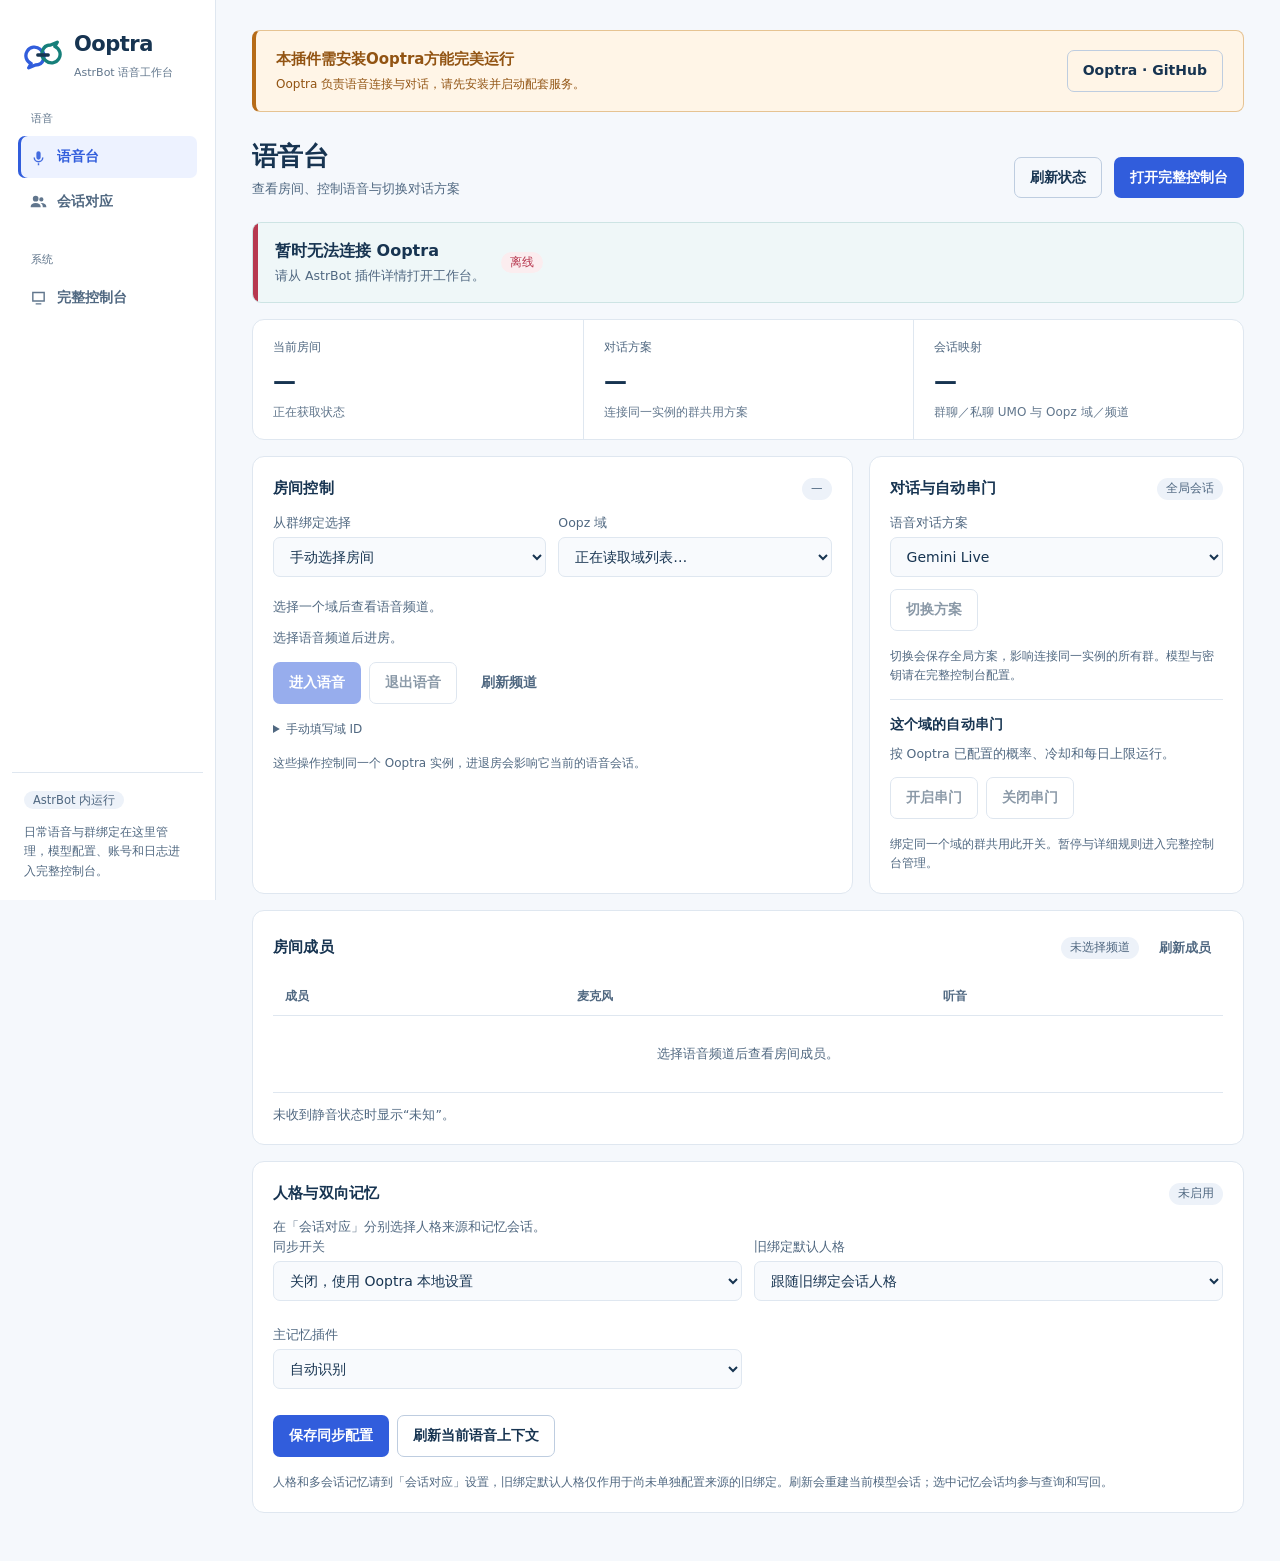
<file: pages/control/index.html>
<!doctype html>
<html lang="zh-CN">
<head>
  <meta charset="utf-8" />
  <meta name="viewport" content="width=device-width, initial-scale=1" />
  <meta name="color-scheme" content="light dark" />
  <title>Ooptra · AstrBot 语音工作台</title>
  <link rel="icon" href="./favicon.svg" type="image/svg+xml" />
  <link rel="stylesheet" href="./style.css" />
  <script type="module" src="./app.js"></script>
</head>
<body>
<div class="screen-app">
  <aside class="rail">
    <div class="rail-brand"><img class="brand-symbol" src="./logo.svg" width="38" height="38" alt="" /><div><b>Ooptra</b><i>AstrBot 语音工作台</i></div></div>
    <nav class="rail-nav" aria-label="工作台导航">
      <div class="nav-group">
        <div class="nav-group-label">语音</div>
        <button type="button" class="nav-item is-active" data-view="voice" aria-current="page"><svg viewBox="0 0 24 24" aria-hidden="true"><path d="M12 3a3 3 0 0 0-3 3v6a3 3 0 0 0 6 0V6a3 3 0 0 0-3-3Zm-7 9a7 7 0 0 0 14 0h-2a5 5 0 1 1-10 0H5Zm6 8h2v3h-2v-3Z"/></svg>语音台</button>
        <button type="button" class="nav-item" data-view="bindings"><svg viewBox="0 0 24 24" aria-hidden="true"><path d="M8 12a4 4 0 1 0 0-8 4 4 0 0 0 0 8Zm8 0a3 3 0 1 0 0-6 3 3 0 0 0 0 6ZM8 14c-4 0-7 2-7 5v1h14v-1c0-3-3-5-7-5Zm8 0h-1c2 1 3 3 3 5v1h5v-1c0-3-3-5-7-5Z"/></svg>会话对应</button>
      </div>
      <div class="nav-group"><div class="nav-group-label">系统</div><a class="nav-item" id="full-console" href="./full.html"><svg viewBox="0 0 24 24" aria-hidden="true"><path d="M3 4h18v14H3V4Zm2 2v10h14V6H5Zm3 14h8v2H8v-2Z"/></svg>完整控制台</a></div>
    </nav>
    <div class="rail-note"><span class="chip">AstrBot 内运行</span><p>日常语音与群绑定在这里管理，模型配置、账号和日志进入完整控制台。</p></div>
  </aside>
  <main class="workspace">
    <aside class="dependency-notice" aria-label="Ooptra 安装提示"><div><strong>本插件需安装Ooptra方能完美运行</strong><p>Ooptra 负责语音连接与对话，请先安装并启动配套服务。</p></div><a class="btn ghost" id="ooptra-project" href="https://github.com/Eason4869/Ooptra" aria-haspopup="dialog">Ooptra · GitHub</a></aside>
    <header class="page-head"><div><h2 id="page-title">语音台</h2><p class="hint" id="page-sub">查看房间、控制语音与切换对话方案</p></div><div class="page-actions"><button class="btn ghost" id="refresh" type="button">刷新状态</button><a class="btn primary" href="./full.html">打开完整控制台</a></div></header>
    <div class="verdict" id="connection" data-tone="warn" role="status"><span class="verdict-rail"></span><div class="verdict-text"><b id="connection-title">正在连接 Ooptra…</b><p id="connection-detail">正在读取语音状态</p></div><span class="chip" id="connection-chip">连接中</span></div>
    <div id="feedback" class="feedback" role="status" aria-live="polite" hidden></div>
    <section id="view-voice" aria-label="语音台">
      <div class="tiles">
        <article class="tile"><header>当前房间</header><b class="tile-value" id="room-state">—</b><p class="tile-sub" id="room-detail">正在获取状态</p></article>
        <article class="tile"><header>对话方案</header><b class="tile-value" id="backend-name">—</b><p class="tile-sub" id="voice-enabled">连接同一实例的群共用方案</p></article>
        <article class="tile"><header>会话映射</header><b class="tile-value" id="binding-count">—</b><p class="tile-sub">群聊／私聊 UMO 与 Oopz 域／频道</p></article>
      </div>
      <div class="voice-grid">
        <article class="card">
          <header class="card-head"><h3>房间控制</h3><span class="chip" id="channel-count">—</span></header>
          <div class="target-fields"><label class="field"><span>从群绑定选择</span><select id="group-preset"><option value="">手动选择房间</option></select></label><label class="field"><span>Oopz 域</span><select id="area-select"><option value="">正在读取域列表…</option></select></label></div>
          <div class="channel-grid" id="channels" role="group" aria-label="语音频道"><p class="hint">选择一个域后查看语音频道。</p></div>
          <p class="hint" id="target-hint">选择语音频道后进房。</p>
          <div class="action-row"><button class="btn primary" id="join" type="button" disabled>进入语音</button><button class="btn ghost" id="leave" type="button" disabled>退出语音</button><button class="btn subtle" id="refresh-channels" type="button">刷新频道</button></div>
          <details class="manual-target"><summary>手动填写域 ID</summary><div class="action-row"><input class="control grow" id="manual-area" aria-label="手动域 ID" placeholder="Oopz 域 ID" /><button class="btn ghost" type="button" id="load-manual-area">加载频道</button></div></details>
          <p class="scope-note">这些操作控制同一个 Ooptra 实例，进退房会影响它当前的语音会话。</p>
        </article>
        <article class="card">
          <header class="card-head"><h3>对话与自动串门</h3><span class="chip">全局会话</span></header>
          <label class="field"><span>语音对话方案</span><select id="backend-select"><option value="gemini_live">Gemini Live</option><option value="mimo_cascade">MiMo 级联</option></select></label>
          <button class="btn ghost" id="switch-backend" type="button" disabled>切换方案</button>
          <p class="scope-note">切换会保存全局方案，影响连接同一实例的所有群。模型与密钥请在完整控制台配置。</p>
          <hr />
          <h3>这个域的自动串门</h3><p class="hint visit-note" id="visit-detail">按 Ooptra 已配置的概率、冷却和每日上限运行。</p>
          <div class="action-row"><button class="btn ghost" id="visit-on" type="button" disabled>开启串门</button><button class="btn ghost" id="visit-off" type="button" disabled>关闭串门</button></div>
          <p class="scope-note">绑定同一个域的群共用此开关。暂停与详细规则进入完整控制台管理。</p>
        </article>
      </div>
      <article class="card members-card"><header class="card-head"><h3>房间成员</h3><span class="chip" id="member-count">未选择频道</span><button class="btn subtle sm" id="refresh-members" type="button">刷新成员</button></header><div class="table-wrap"><table class="table"><thead><tr><th>成员</th><th>麦克风</th><th>听音</th></tr></thead><tbody id="members"><tr><td colspan="3" class="empty">选择语音频道后查看房间成员。</td></tr></tbody></table></div><p class="hint members-note">未收到静音状态时显示“未知”。</p></article>
      <article class="card members-card" aria-label="人格与双向记忆">
        <header class="card-head"><h3>人格与双向记忆</h3><span class="chip" id="context-chip">未启用</span></header>
        <p class="hint" id="context-detail" role="status">在「会话对应」分别选择人格来源和记忆会话。</p>
        <div class="target-fields">
          <label class="field"><span>同步开关</span><select id="context-enabled"><option value="false">关闭，使用 Ooptra 本地设置</option><option value="true">开启，使用已选会话来源</option></select></label>
          <label class="field"><span>旧绑定默认人格</span><select id="context-persona"><option value="">跟随旧绑定会话人格</option></select></label>
          <label class="field"><span>主记忆插件</span><select id="context-provider"><option value="auto">自动识别</option><option value="none">只同步人格</option></select></label>
        </div>
        <p class="hint" id="context-provider-detail"></p>
        <div class="action-row"><button type="button" class="btn primary" id="save-context">保存同步配置</button><button type="button" class="btn ghost" id="refresh-context">刷新当前语音上下文</button></div>
        <p class="scope-note">人格和多会话记忆请到「会话对应」设置，旧绑定默认人格仅作用于尚未单独配置来源的旧绑定。刷新会重建当前模型会话；选中记忆会话均参与查询和写回。</p>
      </article>
    </section>
    <section id="view-bindings" aria-label="会话对应" hidden>
      <div id="session-manager"></div>
    </section>
  </main>
</div>
<dialog id="project-dialog" aria-labelledby="project-title"><form method="dialog"><header class="dialog-head"><h2 id="project-title">安装 Ooptra</h2><button class="btn subtle" value="close">关闭</button></header><p class="hint">在浏览器中打开仓库，按照 README 安装并启动 Ooptra。</p><label class="field"><span>GitHub 仓库地址</span><input class="control" id="project-url" readonly value="https://github.com/Eason4869/Ooptra" /></label><p class="hint" id="project-copy-status" role="status">可复制地址，也可选中后手动复制。</p><div class="dialog-actions"><button class="btn primary" id="copy-project-url" type="button">复制 GitHub 链接</button></div></form></dialog>

</body>
</html>
</file>
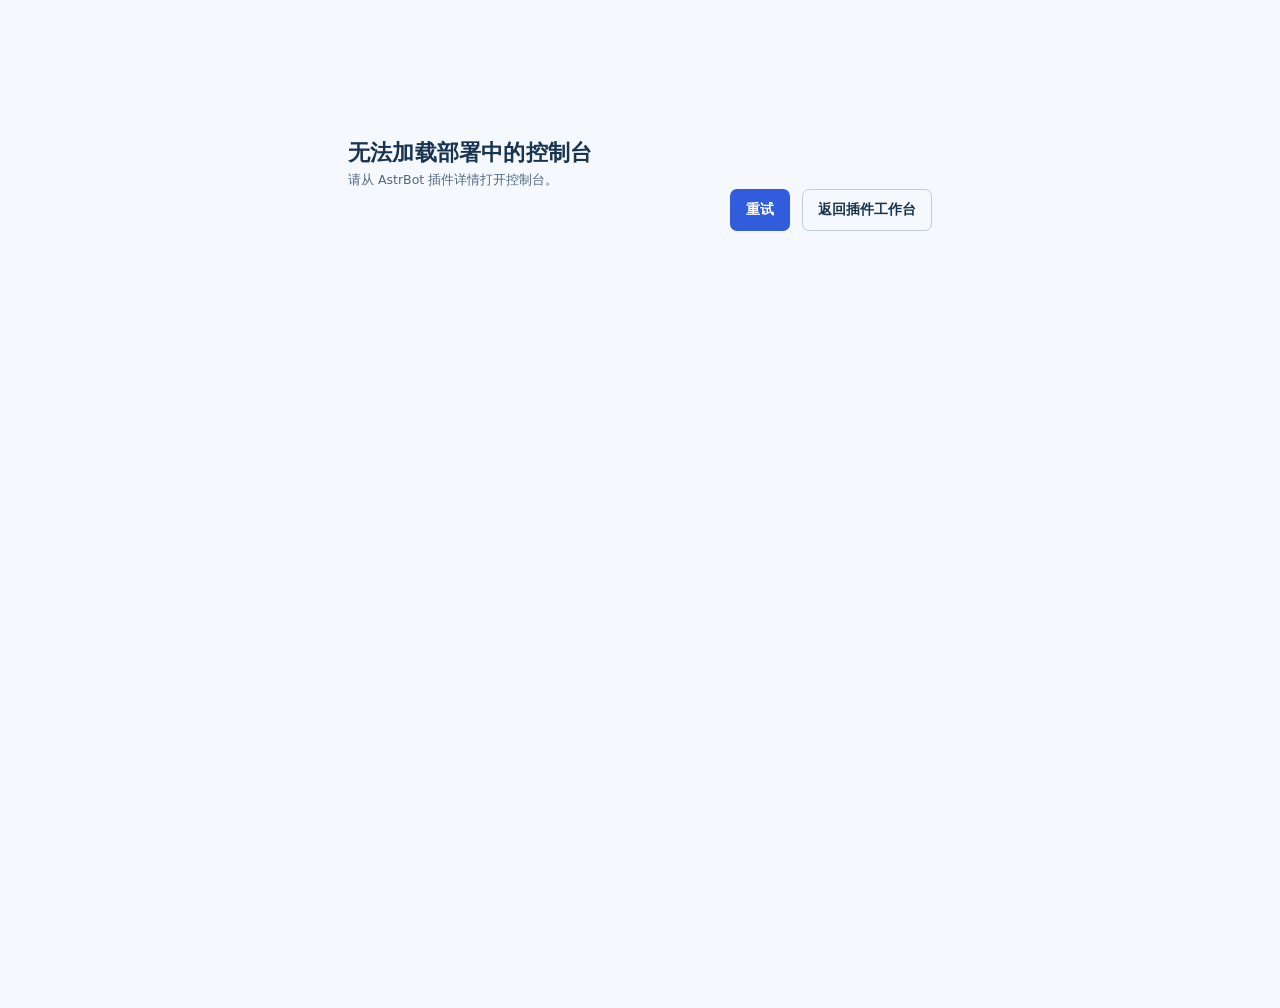
<file: pages/control/full.html>
<!doctype html>
<html lang="zh-CN"><head>
<meta charset="utf-8"><meta name="viewport" content="width=device-width, initial-scale=1">
<meta name="color-scheme" content="light dark"><title>Ooptra · 部署中的控制台</title>
<link rel="stylesheet" href="./style.css"><link rel="icon" href="./favicon.svg" type="image/svg+xml">
<link data-console-extra rel="stylesheet" href="./console-extra.css">
<script defer src="./console-adapter.js"></script><script defer src="./console-loader.js"></script>
</head><body>
<main style="max-width:640px;margin:12vh auto;padding:28px" role="status">
<h1 id="console-load-title">正在加载 Ooptra 控制台…</h1>
<p class="hint" id="console-load-detail">从插件配置的 Ooptra 实例读取当前页面，请稍候。</p>
<div class="page-actions"><button class="btn primary" id="console-retry" type="button" onclick="location.reload()">重试</button><a class="btn ghost" href="./index.html">返回插件工作台</a></div>
</main></body></html>
</file>
<file: pages/control/style.css>
/* Reuse the bundled Ooptra tokens and controls verbatim. */
@import url("./workbench-base.css");
.dependency-notice { display: flex; align-items: center; justify-content: space-between; gap: 16px; padding: 16px 20px; margin-bottom: 24px; border: 1px solid var(--warn-line); border-left: 4px solid var(--warn); border-radius: 8px; background: var(--warn-soft); color: var(--warn-text); }
.dependency-notice strong { font-size: 15px; line-height: 1.6; }
.dependency-notice p { margin-top: 4px; font-size: 12px; line-height: 1.65; }
.dependency-notice .btn { flex-shrink: 0; }
#project-dialog .field { margin-top: 20px; }
#project-url { width: 100%; min-width: 0; }
.rail-note { margin-top: auto; padding: 16px 12px 0; border-top: 1px solid var(--line); }
.rail-note p { color: var(--muted); font-size: 12px; margin-top: 12px; line-height: 1.65; }
a.nav-item:hover, a.btn:hover { text-decoration: none; }
.voice-grid { display: grid; grid-template-columns: minmax(0, 1.6fr) minmax(280px, 1fr); gap: 16px; }
.target-fields { display: grid; grid-template-columns: 1fr 1fr; gap: 12px; }
.channel-grid { display: grid; grid-template-columns: repeat(auto-fit, minmax(min(100%, 180px), 1fr)); gap: 8px; margin: 8px 0 12px; }
.channel-option { display: flex; flex-direction: column; gap: 8px; text-align: left; padding: 14px; min-width: 0; border: 1px solid var(--line); border-radius: 8px; background: var(--panel-2); color: var(--text); font: inherit; cursor: pointer; }
.channel-option:hover { border-color: var(--accent-line); }
.channel-option[aria-pressed="true"] { border-color: var(--accent); background: var(--accent-soft); box-shadow: inset 3px 0 var(--accent); }
.channel-option b { overflow-wrap: anywhere; }
.channel-option span { font-size: 12px; color: var(--muted); }
.action-row { display: flex; flex-wrap: wrap; gap: 8px; margin-top: 14px; align-items: center; }
.scope-note { font-size: 12px; color: var(--muted); line-height: 1.6; margin-top: 16px; }
.visit-note { margin-top: 8px; }
.manual-target { margin-top: 16px; font-size: 12px; color: var(--muted); }
.manual-target summary { cursor: pointer; }
.members-card { margin-top: 16px; }
.members-note { margin-top: 12px; }
.table td { overflow-wrap: anywhere; }
.table .empty { padding: 28px 12px; color: var(--muted); text-align: center; }
.binding-search { width: min(440px, 100%); margin: 8px 0 16px; }
.binding-table td:nth-child(2), .binding-table td:nth-child(3) { max-width: 280px; }
.binding-table td:last-child { min-width: 132px; white-space: nowrap; }
.binding-table .row-label { display: block; color: var(--muted); font-size: 12px; margin-top: 4px; }
.binding-table .btn + .btn { margin-left: 5px; }
.feedback { border-radius: 8px; padding: 12px 16px; margin-bottom: 16px; background: var(--ok-soft); color: var(--ok-text); white-space: pre-line; }
.feedback[data-tone="err"] { background: var(--err-soft); color: var(--err); }
.feedback[data-tone="warn"] { background: var(--warn-soft); color: var(--warn-text); }
.chip.err { background: var(--err-soft); }
.btn.danger { background: var(--err-soft); border-color: var(--err); color: var(--err); }
dialog { padding: 24px; width: min(540px, calc(100% - 32px)); max-height: calc(100% - 32px); color: var(--text); background: var(--panel); border: 1px solid var(--line); border-radius: 12px; }
dialog::backdrop { background: #0f182480; }
.dialog-head { display: flex; align-items: center; justify-content: space-between; gap: 12px; margin-bottom: 22px; }
.dialog-head h2 { font-size: 20px; }
.dialog-actions { display: flex; justify-content: flex-end; gap: 10px; margin-top: 24px; }
.field textarea { width: 100%; resize: vertical; }
.area-helper { margin-top: -4px; margin-bottom: 20px; }
.form-error { color: var(--err); font-size: 13px; }
#confirm-text { margin-top: 12px; overflow-wrap: anywhere; }
.control:focus-visible, .btn:focus-visible, .channel-option:focus-visible, .nav-item:focus-visible { outline: 2px solid var(--accent); outline-offset: 3px; }
@media (max-width: 1050px) { .voice-grid { grid-template-columns: 1fr; } .workspace { padding: 24px; } }
@media (max-width: 760px) {
  .dependency-notice { flex-direction: column; align-items: flex-start; padding: 14px 16px; gap: 10px; }
  .screen-app { display: block; }
  .rail { height: auto; position: static; padding: 16px; gap: 16px; border-right: 0; border-bottom: 1px solid var(--line); }
  .rail-nav { flex-direction: row; flex-wrap: wrap; gap: 8px; }
  .rail-nav .nav-group { display: flex; flex-direction: row; gap: 6px; }
  .nav-group-label, .rail-note { display: none; }
  .nav-item { width: auto; padding: 9px 12px; }
  .workspace { padding: 20px 16px 32px; }
  .page-head { align-items: flex-start; }
  .page-actions { width: 100%; margin-left: 0; justify-content: flex-start; }
  .target-fields { grid-template-columns: 1fr; gap: 0; }
  .tiles { grid-template-columns: 1fr; }
  .tile + .tile { border-left: 0; border-top: 1px solid var(--line); }
  .binding-table { min-width: 610px; }
  .card { padding: 16px; }
  .verdict { flex-wrap: wrap; }
  dialog { padding: 20px; }
}
@media (prefers-reduced-motion: reduce) { *, *::before, *::after { transition: none !important; animation: none !important; } }
</file>
<file: pages/control/console-extra.css>
.console-link-dialog { width: min(560px, calc(100% - 32px)); background: var(--panel); color: var(--text); border: 1px solid var(--line); border-radius: 12px; padding: 24px; }
.console-link-dialog input { width: 100%; margin: 16px 0 8px; }
.console-link-dialog button { margin-top: 20px; }
.console-link-dialog::backdrop { background: #0f182480; }
@media (prefers-reduced-motion: reduce) { *, *::before, *::after { animation: none !important; transition: none !important; } }
</file>
